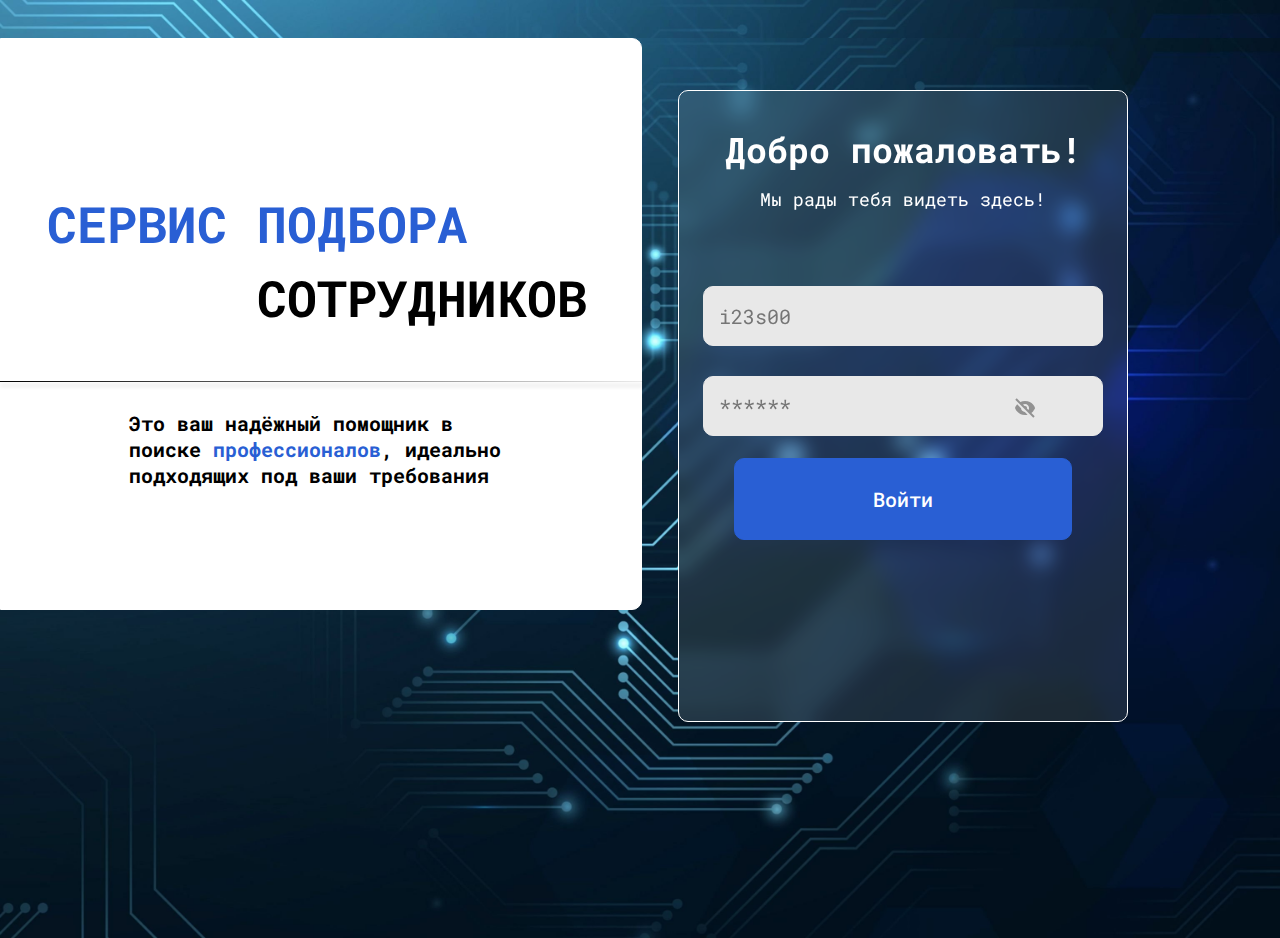
<file: FrontEnd/template/index.html>
<!DOCTYPE html>
<html lang="en">
  <head>
    <meta charset="UTF-8" />
    <meta name="viewport" content="width=device-width, initial-scale=1.0" />
    <title>Document</title>
    <link rel="stylesheet" href="/FrontEnd/static/style.css" />
  </head>
  <body>
    <div class="white-box">
      <div class="top-content">
        <p style="color: rgba(41, 95, 212, 1)">СЕРВИС ПОДБОРА</p>
        <p class="second-cont">СОТРУДНИКОВ</p>
      </div>
      <img src="/FrontEnd/src/img/line.svg" alt="" />
      <div class="bottom-content">
        <p>
          Это ваш надёжный помощник в поиске
          <span style="color: rgba(41, 95, 212, 1)">профессионалов</span>,
          идеально подходящих под ваши требования
        </p>
      </div>
    </div>

    <div class="container-login">
      <div class="login-text">
        <p class="first-text">Добро пожаловать!</p>
        <p class="second-text">Мы рады тебя видеть здесь!</p>
      </div>

      <div class="input-login">
        <input type="text" class="input" id="userName" placeholder="i23s00" />
        <input
          type="password"
          class="input"
          id="input"
          placeholder="******"
        /><img
          src="/FrontEnd/src/img/hide.svg"
          id="inputImg"
          class="icon"
          onclick="hide()"
        />

        <a
          href="./resume.html"
          onclick="sendData(event)"
          class="login-butt"
          id="login-butt"
          >Войти</a
        >
      </div>
    </div>

    <script src="/FrontEnd/static/script.js"></script>
    <script src="/FrontEnd/static/fetches.js"></script>
  </body>
</html>
</file>
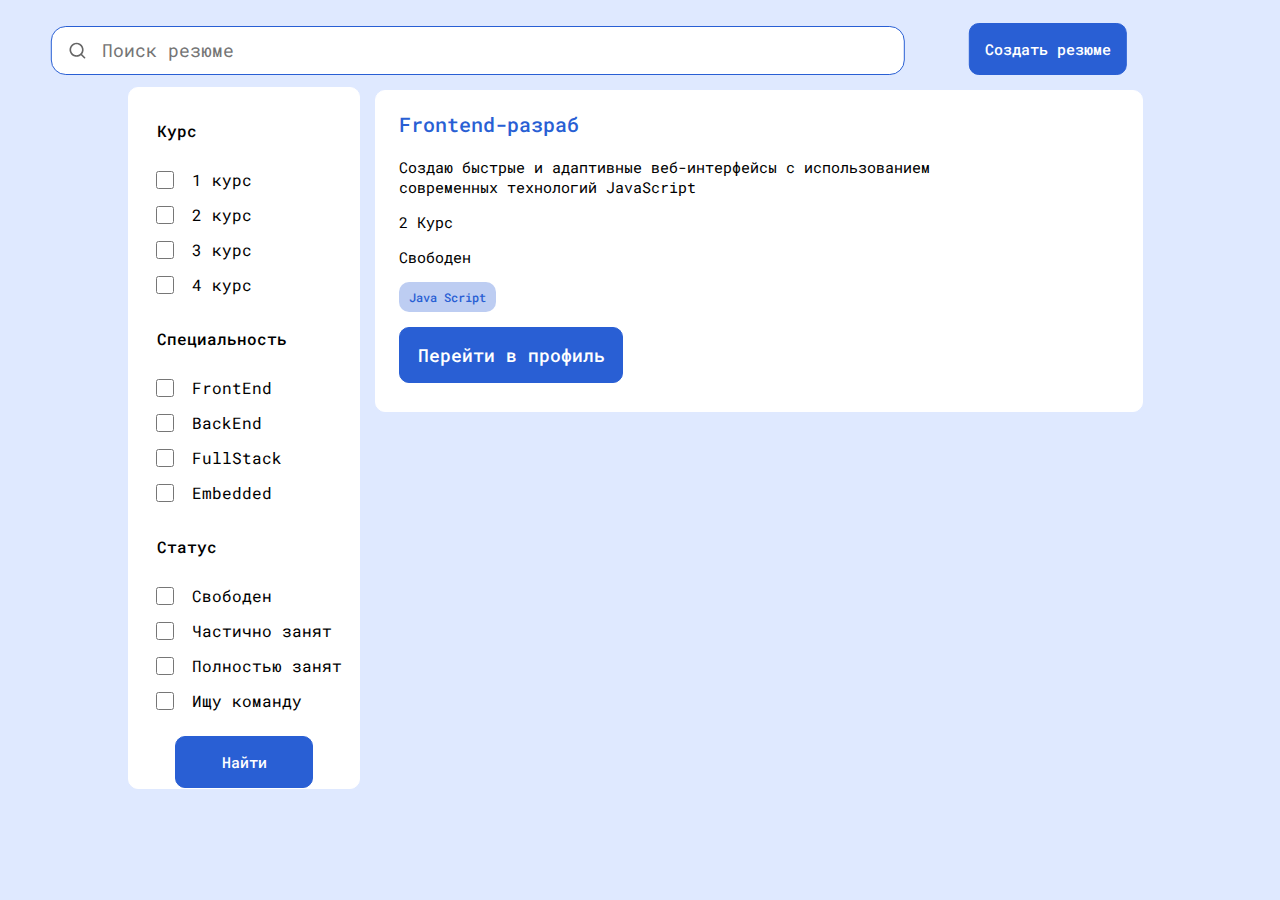
<file: FrontEnd/template/resume.html>
<!DOCTYPE html>
<html lang="en">
  <head>
    <meta charset="UTF-8" />
    <meta name="viewport" content="width=device-width, initial-scale=1.0" />
    <title>Document</title>
    <link rel="stylesheet" href="/FrontEnd/static/resume.css" />
  </head>
  <body>
    <div class="head">
      <div class="search">
        <img src="/FrontEnd/src/img/search.svg" class="search-icon" />
        <input
          type="text"
          name=""
          class="search-input"
          placeholder="Поиск резюме"
        />
      </div>

      <div class="cont-create-res">
        <button onclick="showPopup()" class="create-res">Создать резюме</button>
      </div>
    </div>

    <div class="main">
      <div class="cont-filter">
        <div class="filter">
          <p class="filter-name">Курс</p>
          <div class="checkbox-cont">
            <input type="checkbox" id="box" name="course" />
            <label class="curse">1 курс</label>
          </div>
          <div class="checkbox-cont">
            <input type="checkbox" id="box" name="course" />
            <label class="curse">2 курс</label>
          </div>

          <div class="checkbox-cont">
            <input type="checkbox" id="box" name="course" />
            <label class="curse">3 курс</label>
          </div>

          <div class="checkbox-cont">
            <input type="checkbox" id="box" name="course" />
            <label class="curse">4 курс</label>
          </div>
        </div>

        <div class="filter">
          <p class="filter-name">Специальность</p>
          <div class="checkbox-cont">
            <input type="checkbox" id="box" name="spec" />
            <label class="curse">FrontEnd</label>
          </div>

          <div class="checkbox-cont">
            <input type="checkbox" id="box" name="spec" />
            <label class="curse">BackEnd</label>
          </div>

          <div class="checkbox-cont">
            <input type="checkbox" id="box" name="spec" />
            <label class="curse">FullStack</label>
          </div>

          <div class="checkbox-cont">
            <input type="checkbox" id="box" name="spec" />
            <label class="curse">Embedded</label>
          </div>
        </div>

        <div class="filter">
          <p class="filter-name">Статус</p>
          <div class="checkbox-cont">
            <input type="checkbox" id="box" name="status" />
            <label class="curse">Свободен</label>
          </div>

          <div class="checkbox-cont">
            <input type="checkbox" id="box" name="status" />
            <label class="curse">Частично занят</label>
          </div>

          <div class="checkbox-cont">
            <input type="checkbox" id="box" name="status" />
            <label class="curse">Полностью занят</label>
          </div>

          <div class="checkbox-cont">
            <input type="checkbox" id="box" name="status" />
            <label class="curse">Ищу команду</label>
          </div>
        </div>
        <button class="search-butt">Найти</button>
      </div>

      <!-- Обьявление чела -->
      <div id="resume-container">
        <div class="cont-resume">
          <div class="prost">
            <p class="resume-name">Frontend-разраб</p>
            <p class="resume-descr">
              Создаю быстрые и адаптивные веб-интерфейсы с использованием
              современных технологий JavaScript
            </p>
            <p class="resume-descr">2 Курс</p>
            <p class="resume-descr">Свободен</p>
            <div class="resume-tag">
              <p>Java Script</p>
            </div>
            <a href="profile.html" class="resume-butt">Перейти в профиль</a>
          </div>
        </div>
      </div>
    </div>

    <div id="popup" class="popup-window">
      <div class="popup-resume">
        <p class="popup-name">Расскажите о себе</p>
        <div class="popup-input">
          <div class="input-wrapper">
            <label for="popup-title" class="input-label">Название</label>
            <input class="input-one" type="text" id="popup-title" />
          </div>
          <div class="input-wrapper">
            <label for="popup-descr" class="input-label">Описание</label>
            <input class="input-one" type="text" id="popup-descr" />
          </div>
          <div class="input-wrapper">
            <label for="popup-kurs" class="input-label">Курс</label>
            <select class="input-one" id="popup-kurs">
              <option value="1">1 курс</option>
              <option value="2">2 курс</option>
              <option value="3">3 курс</option>
              <option value="4">4 курс</option>
            </select>
          </div>
          <div class="input-wrapper">
            <label for="popup-status" class="input-label">Статус</label>
            <select class="input-one" id="popup-status">
              <option>Свободен</option>
              <option>Частично занят</option>
              <option>Полностью занят</option>
              <option>Ищу команду</option>
            </select>
          </div>
        </div>

        <div class="pup-end">
          <p class="pup-name">Теги</p>
          <img class="pup-line" src="/FrontEnd/src/img/line.svg" alt="" />
        </div>

        <div class="pup-tags">
          <div onclick="highlight(this)" class="pup-resume-tag">
            <p>SQL</p>
          </div>
          <div onclick="highlight(this)" class="pup-resume-tag">
            <p>Kotlin</p>
          </div>
          <div onclick="highlight(this)" class="pup-resume-tag">
            <p>Golang</p>
          </div>
          <div onclick="highlight(this)" class="pup-resume-tag">
            <p>Ruby</p>
          </div>
          <div onclick="highlight(this)" class="pup-resume-tag">
            <p>Java Script</p>
          </div>
          <div onclick="highlight(this)" class="pup-resume-tag">
            <p>Python</p>
          </div>
          <div onclick="highlight(this)" class="pup-resume-tag">
            <p>Java</p>
          </div>
          <div onclick="highlight(this)" class="pup-resume-tag">
            <p>TypeScript</p>
          </div>
          <div onclick="highlight(this)" class="pup-resume-tag">
            <p>C#</p>
          </div>
          <div onclick="highlight(this)" class="pup-resume-tag">
            <p>PHP</p>
          </div>
          <div onclick="highlight(this)" class="pup-resume-tag">
            <p>C++</p>
          </div>
          <div onclick="highlight(this)" class="pup-resume-tag">
            <p>C</p>
          </div>
        </div>

        <button class="popup-butt" id="create-res" onclick="createRes()">
          Создать
        </button>
      </div>
    </div>
    <script src="/FrontEnd/static/script.js"></script>
    <script src="/FrontEnd/static/fetches.js"></script>
  </body>
</html>
</file>
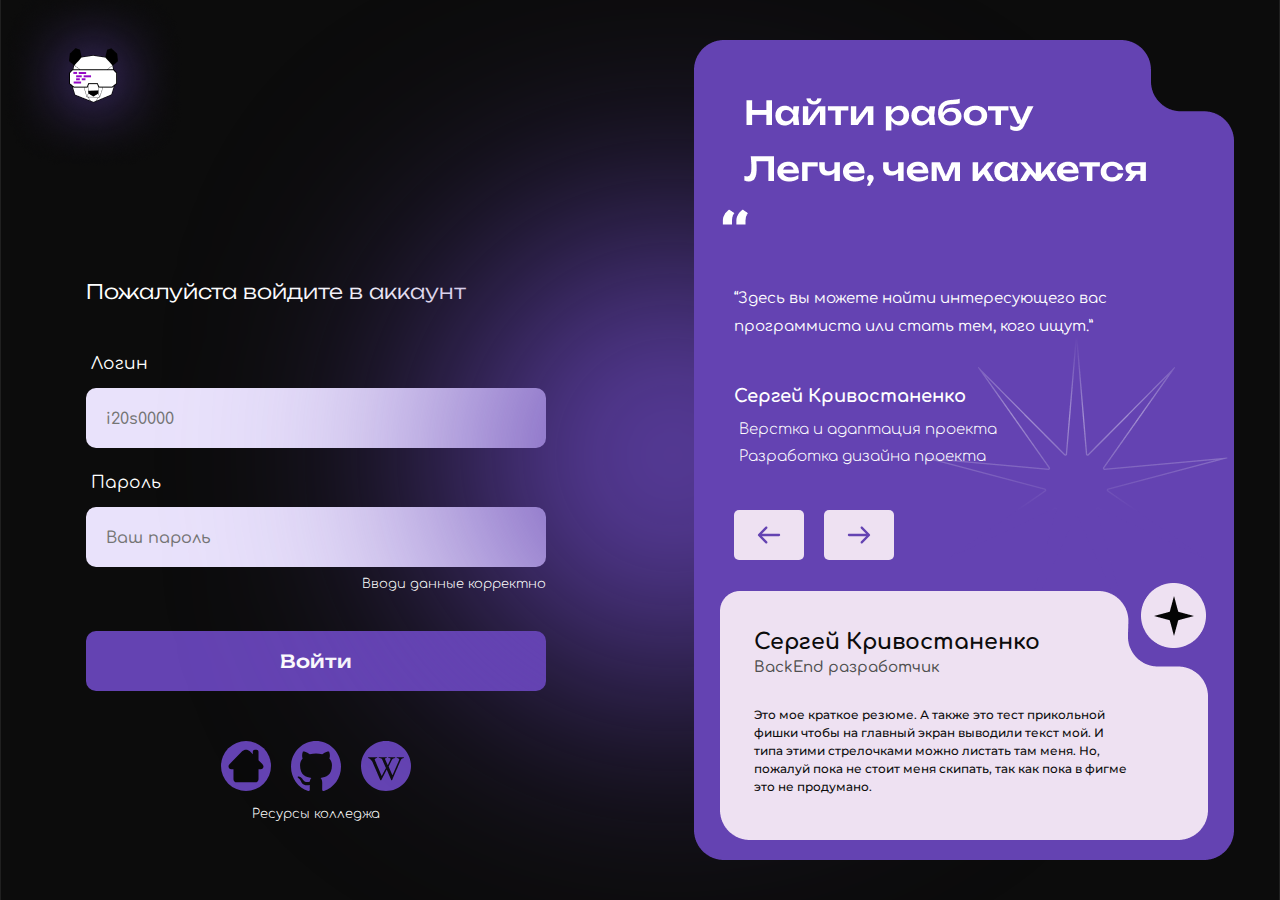
<file: FrontEnd/templates/auth.html>
<!DOCTYPE html>
<html lang="en">
<head>
    <meta charset="UTF-8">
    <meta name="viewport" content="width=device-width, initial-scale=1.0">
    <title>Authorization</title>

    <link rel="stylesheet" href="../static/styles/style.css">
    <link rel="stylesheet" href="../static/styles/auth.css">
</head>
<body>
    <div class="auth-container">
        <div class="auth-block">
            <img src="../assets/images/Blured circle.svg" alt="circle" class="very-blur">
            <div class="left-auth-part">
                <img src="../assets/images/KZT-icon.png" alt="icon" class="brand-icon">

                <div class="sign-in">
                    <h3>Пожалуйста войдите в аккаунт</h3>
                    <div class="user-input">
                        <div class="label">Логин</div>
                        <input type="text" placeholder="i20s0000">
                    </div>

                    <div class="user-input">
                        <div class="label">Пароль</div>
                        <input type="password" placeholder="Ваш пароль">
                        <div class="user-hint">Вводи данные корректно</div>
                    </div>

                    <div class="sign-in-button" onclick="trySign()">
                        Войти
                    </div>

                    <div class="socials">
                        <img src="../assets/images/Home-icon.svg" alt="icon" onclick="window.open(`http:/\/\portal.students.it-college.ru`)">
                        <img src="../assets/images/Git-icon.svg" alt="icon" onclick="window.open(`http:/\/\git.students.it-college.ru:8080`)">
                        <img src="../assets/images/Wiki-icon.svg" alt="icon" onclick="window.open(`http:/\/\wiki.students.it-college.ru`)">
                    </div>

                    <div class="user-hint" style="font-family: 'Comfortaa', sans-serif;text-align: center;">Ресурсы колледжа</div>
                </div>
            </div>

            <div class="decoration-block">
                <img src="../assets/images/Decoration-block.png" alt="">
                <div class="decor-interface">
                    <div class="decor-description">
                        “Здесь вы можете найти интересующего вас программиста или стать тем, кого ищут.”
                    </div>

                    <div class="creators">
                        <h4 class="creator-name">Сергей Кривостаненко</h4>
                        <h4 class="creator-roles">Верстка и адаптация проекта</h4>
                        <h4 class="creator-roles">Разработка дизайнa проекта</h4>
                    </div>

                    <div class="decor-controllers">
                        <div class="controller" onclick="handleShortCV('left')">
                            <svg width="24" height="18" viewBox="0 0 24 18" fill="none" xmlns="http://www.w3.org/2000/svg" style="transform: scale(-1, 1)">
                                <path d="M2 7.85C1.36487 7.85 0.85 8.36487 0.85 9C0.85 9.63513 1.36487 10.15 2 10.15L2 7.85ZM22.8132 9.81317C23.2623 9.36407 23.2623 8.63593 22.8132 8.18683L15.4946 0.868272C15.0455 0.419169 14.3174 0.419169 13.8683 0.868272C13.4192 1.31738 13.4192 2.04551 13.8683 2.49462L20.3737 9L13.8683 15.5054C13.4192 15.9545 13.4192 16.6826 13.8683 17.1317C14.3174 17.5808 15.0455 17.5808 15.4946 17.1317L22.8132 9.81317ZM2 10.15L22 10.15V7.85L2 7.85L2 10.15Z" fill="#6443B2"/>
                            </svg> 
                        </div>

                        <div class="controller" onclick="handleShortCV('right')">
                            <svg width="24" height="18" viewBox="0 0 24 18" fill="none" xmlns="http://www.w3.org/2000/svg">
                                <path d="M2 7.85C1.36487 7.85 0.85 8.36487 0.85 9C0.85 9.63513 1.36487 10.15 2 10.15L2 7.85ZM22.8132 9.81317C23.2623 9.36407 23.2623 8.63593 22.8132 8.18683L15.4946 0.868272C15.0455 0.419169 14.3174 0.419169 13.8683 0.868272C13.4192 1.31738 13.4192 2.04551 13.8683 2.49462L20.3737 9L13.8683 15.5054C13.4192 15.9545 13.4192 16.6826 13.8683 17.1317C14.3174 17.5808 15.0455 17.5808 15.4946 17.1317L22.8132 9.81317ZM2 10.15L22 10.15V7.85L2 7.85L2 10.15Z" fill="#6443B2"/>
                            </svg>   
                        </div>
                    </div>

                    <div class="decor-mini-info">
                        <div class="header">
                            <h3>Сергей Кривостаненко</h3>
                            <h4>BackEnd разработчик</h4>
                        </div>

                        <div class="description">
                            Это мое краткое резюме. А также это тест прикольной фишки
                            чтобы на главный экран выводили текст мой. И типа этими стрелочками
                            можно листать там меня. Но, пожалуй пока не стоит меня скипать, так
                            как пока в фигме это не продумано.
                        </div>
                    </div>
                </div>
            </div> 
        </div>
    </div>

    <script src="../static/main.js"></script>
    <script src="../static/fetches.js"></script>
    <script>
        let nextPage = location.search.substring(1);
    </script>
</body>
</html>
</file>
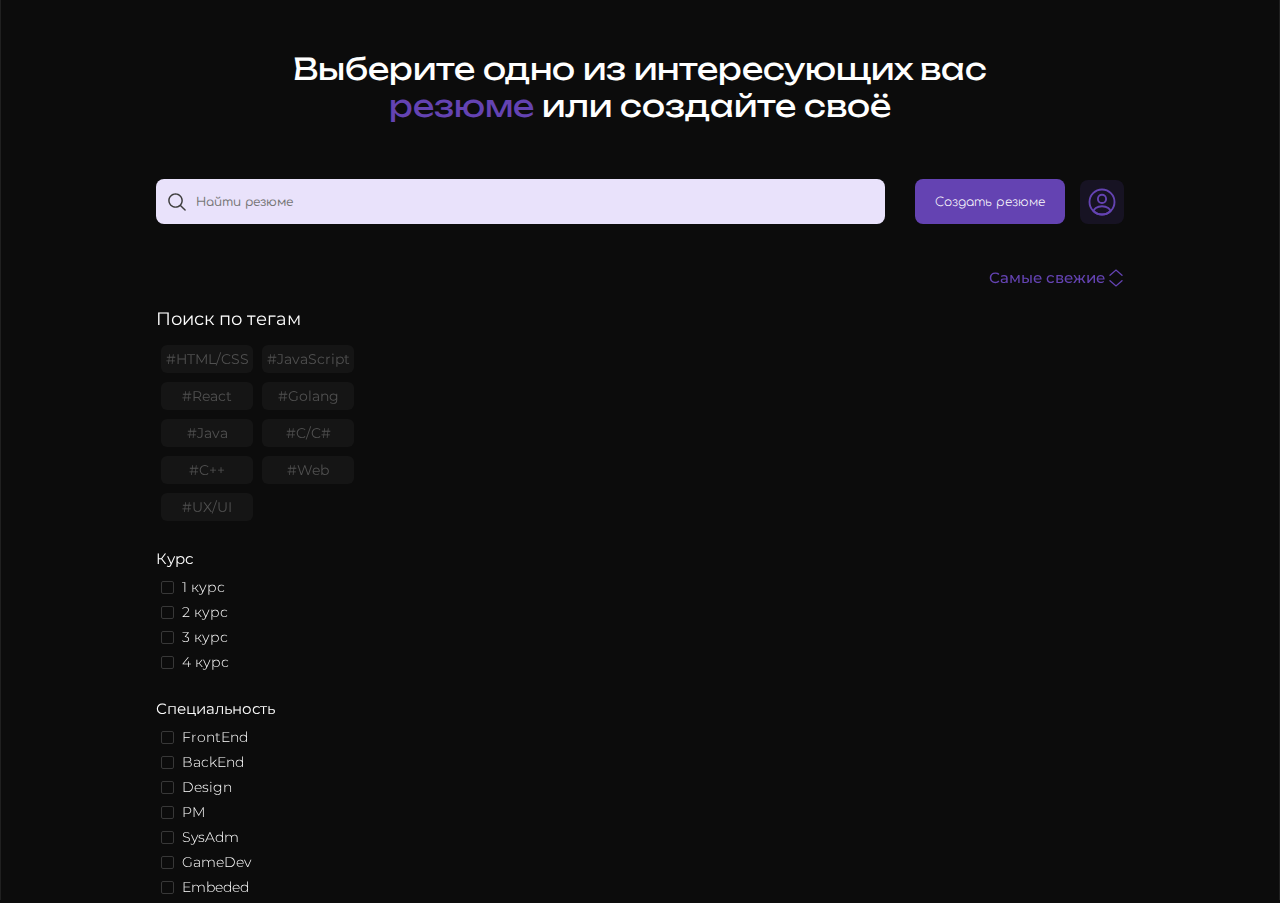
<file: FrontEnd/templates/main.html>
<!DOCTYPE html>
<html lang="en">
<head>
    <meta charset="UTF-8">
    <meta name="viewport" content="width=device-width, initial-scale=1.0">
    <title>Main Page</title>

    <link rel="stylesheet" href="../static/styles/style.css">
    <link rel="stylesheet" href="../static/styles/main-page.css">
    <link rel="stylesheet" href="../static/styles/resume.css">
</head>
<body style="background-image: url('../assets/images/Main-page-bg.png'); background-position: center center;">
    <div id="root">
        <div class="main-container">
            <h1>Выберите одно из интересующих вас<br> <span style="color: var(--main-purple);">резюме</span> или создайте своё</h1>

            <div class="navigation-bar">
                <img src="../assets/images/loop.svg" alt="loop" class="input-icon">
                <input type="text" placeholder="Найти резюме" class="filter-input">
                <div class="create-cv" onclick="openResume('', './main.html')">Создать резюме</div>
                <img src="../assets/images/Profile-button-icon.svg" alt="profile button" class="profile-icon" onclick="openWindow('./profile.html', './profile.html')">
            </div>

            <div class="content-block">
                <div class="filters-block">
                    <div class="tags-block">
                        <h2>Поиск по тегам</h2>
                        <div class="tags-grid">
                            <div class="tag disabled-tag" data-color="rgba(0, 112, 255, 1)" onclick="getFilteredOptions(this)">#HTML/CSS</div>
                            <div class="tag disabled-tag" data-color="rgba(255, 149, 0, 1)" onclick="getFilteredOptions(this)">#JavaScript</div>
                            <div class="tag disabled-tag" data-color="rgba(255, 4, 105, 1)" onclick="getFilteredOptions(this)">#React</div>
                            <div class="tag disabled-tag" data-color="rgba(0, 255, 242, 1)" onclick="getFilteredOptions(this)">#Golang</div>
                            <div class="tag disabled-tag" data-color="rgba(255, 246, 0, 1)" onclick="getFilteredOptions(this)">#Java</div>
                            <div class="tag disabled-tag" data-color="rgba(0, 255, 9, 1)" onclick="getFilteredOptions(this)">#C/C#</div>
                            <div class="tag disabled-tag" data-color="rgba(255, 0, 0, 1)" onclick="getFilteredOptions(this)">#C++</div>
                            <div class="tag disabled-tag" data-color="rgba(149, 255, 0, 1)" onclick="getFilteredOptions(this)">#Web</div>
                            <div class="tag disabled-tag" data-color="rgba(255, 0, 200, 1)" onclick="getFilteredOptions(this)">#UX/UI</div>
                        </div>
                    </div>
    
                    <div class="course-block">
                        <h3>Курс</h3>
                        
                        <input type="checkbox" class="filter-checkbox" id="fst"value="yes">
                        <label for="fst">1 курс</label>
                        <input type="checkbox" class="filter-checkbox" id="snd"value="yes">
                        <label for="snd">2 курс</label>
                        <input type="checkbox" class="filter-checkbox" id="trd"value="yes">
                        <label for="trd">3 курс</label>
                        <input type="checkbox" class="filter-checkbox" id="fth"value="yes">
                        <label for="fth">4 курс</label>
                    </div>
    
                    <div class="spec-block">
                        <h3>Специальность</h3>
    
                        <input type="checkbox" class="filter-checkbox" id="front"value="yes">
                        <label for="front" onclick="getFilteredOptions(this)">FrontEnd</label>
                        <input type="checkbox" class="filter-checkbox" id="back"value="yes">
                        <label for="back" onclick="getFilteredOptions(this)">BackEnd</label>
                        <input type="checkbox" class="filter-checkbox" id="des"value="yes">
                        <label for="des" onclick="getFilteredOptions(this)">Design</label>
                        <input type="checkbox" class="filter-checkbox" id="pm"value="yes">
                        <label for="pm" onclick="getFilteredOptions(this)">PM</label>
                        <input type="checkbox" class="filter-checkbox" id="sys"value="yes">
                        <label for="sys" onclick="getFilteredOptions(this)">SysAdm</label>
                        <input type="checkbox" class="filter-checkbox" id="game"value="yes">
                        <label for="game" onclick="getFilteredOptions(this)">GameDev</label>
                        <input type="checkbox" class="filter-checkbox" id="micro" value="yes">
                        <label for="micro" onclick="getFilteredOptions(this)">Embeded</label>
                    </div>
                </div>
    
                <div class="cv-block"> 
                    <div class="dropdown-filter">
                        <div class="dropdown-button">
                            <div class="dropdown-text">Самые свежие</div>
                            <div class="direction-pointer">
                                <img src="../assets/images/right-filter-arrow.svg" id="filter-up" style="top: 0;" >
                                <img src="../assets/images/right-filter-arrow.svg" id="filter-down" style="transform: rotate(180deg); bottom: 0;">
                            </div>
                        </div>
    
                        <ul class="dropdown-list">
                            <li class="dropdown-list-item" id="newDate">
                                <div class="item-row">
                                    Самые свежие <img src="../assets/images/filter-option-arrow.svg">
                                </div>
                                <div class="sep-line"></div>
                            </li>
                            <li class="dropdown-list-item" id="oldDate">
                                <div class="item-row">
                                    Самые свежие <img src="../assets/images/filter-option-arrow.svg" style="transform: rotate(180deg);">
                                </div>
                                <div class="sep-line"></div>
                            </li>
                            <li class="dropdown-list-item" id="newCourse">
                                <div class="item-row">
                                    Курс обучения <img src="../assets/images/filter-option-arrow.svg">
                                </div>
                                <div class="sep-line"></div>
                            </li>
                            <li class="dropdown-list-item" id="oldCourse">
                                <div class="item-row">
                                    Курс обучения <img src="../assets/images/filter-option-arrow.svg" style="transform: rotate(180deg);">
                                </div>
                            </li>
                        </ul>
                    </div>
    
                    <div class="cv-scroll-block">
                        <!-- <div class="cv-container" onclick="openResume(this)">
                            <div class="main-part">
                                <img src="../assets/images/user-avatar.svg" alt="user">
                                <div class="info">
                                    <div class="title preview-resume-data">
                                        <h2>Прекрасный Бэк под ключ</h2>
                                        <div class="small-tag tag" style="color: #FFF600; background-color: #222313;">#Java</div>
                                        <div class="small-tag tag" style="color: #ff0469; background-color: #231319;">#React</div>
                                    </div>
                                    
                                    <div class="date">
                                        <span style="color: var(--main-purple);">2 курс</span> <img src="../assets/images/point.svg" style="margin: 0 4px 2px;"> Создано 4 декабря
                                    </div>
                                    <div class="spec preview-resume-data">FrontEnd</div>
                                </div>
                            </div>
    
                            <div class="profile-name">
                                <div class="title">Имя работника</div>
                                <div class="executor">Пьянков Максим</div>
                            </div>
                            
                            <div class="sep-line"></div>
    
                            <div class="profile-name" style="margin-top: 35px;">
                                <div class="title">Информация о работнике</div>
                                <div class="description preview-resume-data">Давно выяснено, что при оценке дизайна и композиции читаемый текст мешает сосредоточиться. Lorem Ipsum используют потому, что тот обеспечивает более или менее стандартное заполнение шаблона.</div>
                            </div>
                        </div> -->
                    </div>

                    <div class="cv-popup-block">
                        <div class="bg" onclick="openResume()"></div>
                        <div class="cv-popup">
                            <div class="title">
                                Cоздание резюме
                                <img src="../assets/images/resume-title-icon.svg">
                            </div>
                            
                            <div class="popup-content">
                                <div class="input-field">
                                    <div class="input-title">Заголовок резюме</div>
                                    <input type="text" placeholder="Название резюме" class="resume-data">
                                </div>

                                <div class="checkboxes-tags-block">
                                    <div class="tags-block resume-data">
                                        <h2>Поиск по тегам</h2>
                                        <div class="tags-grid ">
                                            <div class="tag disabled-tag" data-color="rgba(0, 112, 255, 1)" onclick="enableTag(this)">#HTML/CSS</div>
                                            <div class="tag disabled-tag" data-color="rgba(255, 149, 0, 1)" onclick="enableTag(this)">#JavaScript</div>
                                            <div class="tag disabled-tag" data-color="rgba(255, 4, 105, 1)" onclick="enableTag(this)">#React</div>
                                            <div class="tag disabled-tag" data-color="rgba(0, 255, 242, 1)" onclick="enableTag(this)">#Golang</div>
                                            <div class="tag disabled-tag" data-color="rgba(255, 246, 0, 1)" onclick="enableTag(this)">#Java</div>
                                            <div class="tag disabled-tag" data-color="rgba(0, 255, 9, 1)" onclick="enableTag(this)">#C/C#</div>
                                            <div class="tag disabled-tag" data-color="rgba(255, 0, 0, 1)" onclick="enableTag(this)">#C++</div>
                                            <div class="tag disabled-tag" data-color="rgba(149, 255, 0, 1)" onclick="enableTag(this)">#Web</div>
                                            <div class="tag disabled-tag" data-color="rgba(255, 0, 200, 1)" onclick="enableTag(this)">#UX/UI</div>
                                        </div>
                                    </div>

                                    <div class="spec-block resume-data">
                                        <h3>Специальность</h3>
                                        <div class="resume-radio-grid">
                                            <div class="radio">
                                                <input type="radio" class="custom-radio" id="front1">
                                                <label for="front1">FrontEnd</label>
                                            </div>

                                            <div class="radio">
                                                <input type="radio" class="custom-radio" id="back1">
                                                <label for="back1">BackEnd</label>
                                            </div>
                                            
                                            <div class="radio">
                                                <input type="radio" class="custom-radio" id="des1">
                                                <label for="des1">Design</label>
                                            </div>
                                            
                                            <div class="radio">
                                                <input type="radio" class="custom-radio" id="sys1">
                                                <label for="sys1">SysAdm</label>
                                            </div>
                                            
                                            <div class="radio">
                                                <input type="radio" class="custom-radio" id="game1">
                                                <label for="game1">GameDev</label>
                                            </div>
                                            
                                            <div class="radio">
                                                <input type="radio" class="custom-radio" id="emb1">
                                                <label for="emb1">Embeded</label>
                                            </div>
                                            
                                            <div class="radio">
                                                <input type="radio" class="custom-radio" id="pm1">
                                                <label for="pm1">PM</label>
                                            </div>
                                        </div>
                                    </div>
                                </div>

                                <div class="input-field">
                                    <div class="input-title">Напишите о себе</div>
                                    <textarea type="text" placeholder="Напишите пару строк" class="resume-data"></textarea>
                                </div>
                            </div>
                        <div class="create-cv" onclick="openResume()">Создать</div>
                        </div>
                    </div>
                </div>
            </div>
        </div>
    </div>

    <script src="../static/main.js"></script>
    <script src="../static/handlers.js"></script>
    <script src="../static/filters.js"></script>
    <script src="../static/fetches.js"></script>
    <script src="../static/dropdown.js"></script>
</body>
</html>
</file>
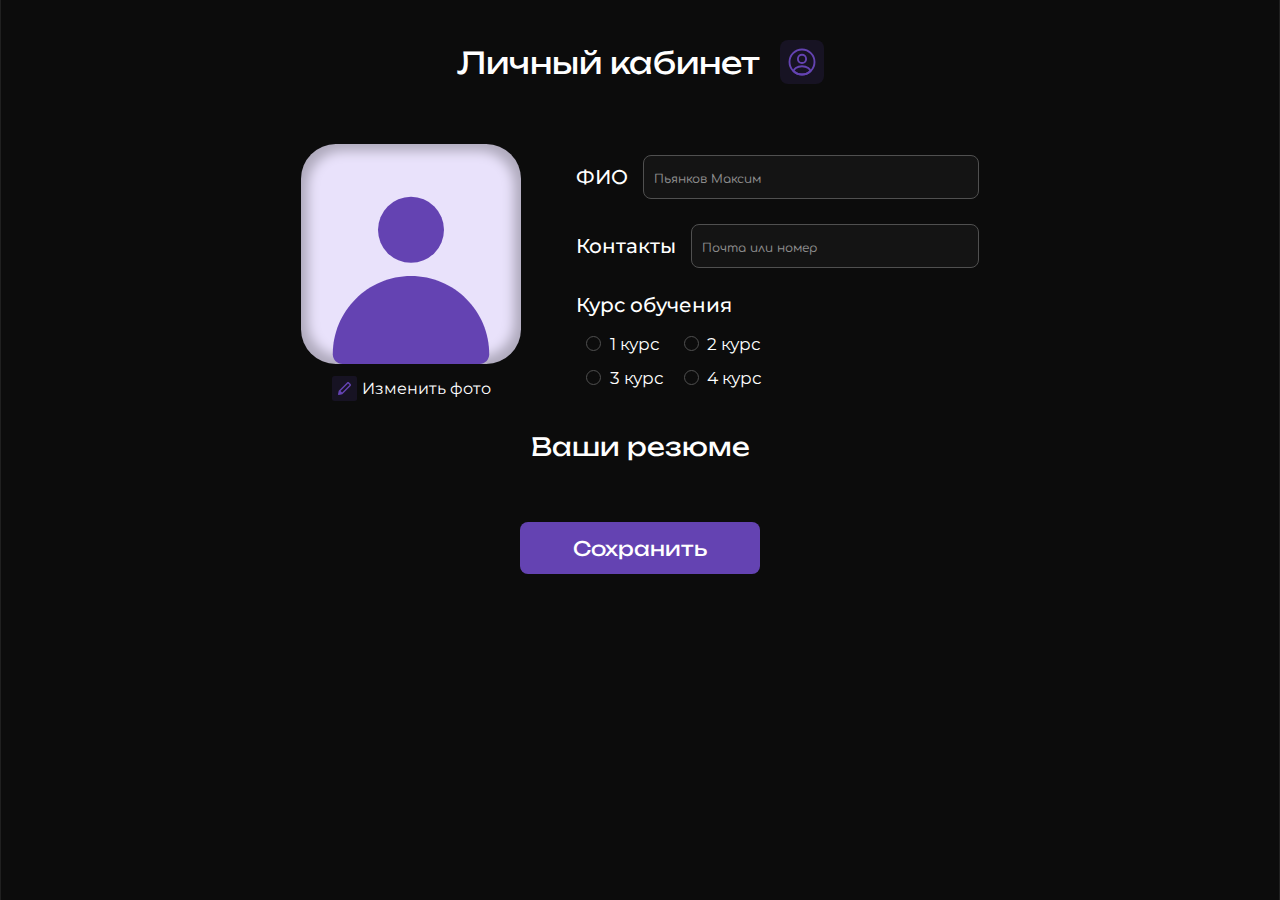
<file: FrontEnd/templates/profile.html>
<!DOCTYPE html>
<html lang="en">
<head>
    <meta charset="UTF-8">
    <meta name="viewport" content="width=device-width, initial-scale=1.0">
    <title>Profile</title>

    <link rel="stylesheet" href="../static/styles/style.css">
    <link rel="stylesheet" href="../static/styles/profile.css">
    <link rel="stylesheet" href="../static/styles/main-page.css">
    <link rel="stylesheet" href="../static/styles/resume.css">
</head>
<body style="background-image: url('../assets/images/Main-page-bg.png'); background-position: center center;">
    <div id="root">
        <div class="main-container">
            <div class="header-title">
                <h1>Личный кабинет</h1>
                <img src="../assets/images/Profile-icon.svg" alt="profile">
            </div>
            
            <div class="profile-block">
                <div class="avatar-container">
                    <img src="../assets/images/user-avatar.svg" alt="photo" class="avatar">
                    <div class="change-avatar-button">
                        <img src="../assets/images/Change-icon.svg" alt="pencil">
                        <div style="margin-left: 5px;">Изменить фото</div>
                    </div>
                </div>

                <div class="user-info-container">
                    <div class="name-input">
                        ФИО <input type="text" placeholder="Пьянков Максим">
                    </div>

                    <div class="name-input">
                        Контакты <input type="text" placeholder="Почта или номер">
                    </div>

                    <div class="course-radio">
                        Курс обучения
                        <div class="radio-grid">
                            <div class="radio">
                                <input class="custom-radio" type="radio" id="fst-c" name="color">
                                <label for="fst-c">1 курс</label>
                            </div>

                            <div class="radio">
                                <input class="custom-radio" type="radio" id="snd-c" name="color">
                                <label for="snd-c">2 курс</label>
                            </div>

                            <div class="radio">
                                <input class="custom-radio" type="radio" id="trd-c" name="color">
                                <label for="trd-c">3 курс</label>
                            </div>

                            <div class="radio">
                                <input class="custom-radio" type="radio" id="frth-c" name="color">
                                <label for="frth-c">4 курс</label>
                            </div>
                        </div>                
                    </div>
                </div>
            </div>

            <div class="profile-cv-title"><h1>Ваши резюме</h1></div>

            <div class="cv-scroll-block">
                <!-- <div class="cv-container">
                    <div class="edit-text">Редактировать</div>
                    <div class="main-part">
                        <img src="../assets/images/user-avatar.svg" alt="user">
                        <div class="info">
                            <div class="title preview-resume-data">
                                <h2>Прекрасный Бэк под ключ</h2>
                                <div class="small-tag tag" style="color: #FFF600; background-color: #222313;">#Java</div>
                                <div class="small-tag tag" style="color: #ff0469; background-color: #231319;">#React</div>
                            </div>
                            
                            <div class="date">
                                <span style="color: var(--main-purple);">2 курс</span> <img src="../assets/images/point.svg" style="margin: 0 4px 2px;"> Создано 4 декабря
                            </div>
                            <div class="spec preview-resume-data">FrontEnd</div>
                        </div>
                    </div>

                    <div class="profile-name">
                        <div class="title">Имя работника</div>
                        <div class="executor">Пьянков Максим</div>
                    </div>
                    
                    <div class="sep-line"></div>

                    <div class="profile-name" style="margin-top: 35px;">
                        <div class="title">Информация о работнике</div>
                        <div class="description preview-resume-data">Давно выяснено, что при оценке дизайна и композиции читаемый текст мешает сосредоточиться. Lorem Ipsum используют потому, что тот обеспечивает более или менее стандартное заполнение шаблона.</div>
                    </div>
                </div> -->
            </div>

            <div class="cv-popup-block">
                <div class="bg" onclick="openResume()"></div>
                <div class="cv-popup">
                    <div class="title">
                        Редактирование
                        <img src="../assets/images/resume-title-icon.svg">
                    </div>
                    
                    <div class="popup-content">
                        <div class="input-field">
                            <div class="input-title">Заголовок резюме</div>
                            <input type="text" placeholder="Название резюме" class="resume-data">
                        </div>

                        <div class="checkboxes-tags-block">
                            <div class="tags-block resume-data">
                                <h2>Поиск по тегам</h2>
                                <div class="tags-grid ">
                                    <div class="tag disabled-tag" data-color="rgba(0, 112, 255, 1)" onclick="enableTag(this)">#HTML/CSS</div>
                                    <div class="tag disabled-tag" data-color="rgba(255, 149, 0, 1)" onclick="enableTag(this)">#JavaScript</div>
                                    <div class="tag disabled-tag" data-color="rgba(255, 4, 105, 1)" onclick="enableTag(this)">#React</div>
                                    <div class="tag disabled-tag" data-color="rgba(0, 255, 242, 1)" onclick="enableTag(this)">#Golang</div>
                                    <div class="tag disabled-tag" data-color="rgba(255, 246, 0, 1)" onclick="enableTag(this)">#Java</div>
                                    <div class="tag disabled-tag" data-color="rgba(0, 255, 9, 1)" onclick="enableTag(this)">#C/C#</div>
                                    <div class="tag disabled-tag" data-color="rgba(255, 0, 0, 1)" onclick="enableTag(this)">#C++</div>
                                    <div class="tag disabled-tag" data-color="rgba(149, 255, 0, 1)" onclick="enableTag(this)">#Web</div>
                                    <div class="tag disabled-tag" data-color="rgba(255, 0, 200, 1)" onclick="enableTag(this)">#UX/UI</div>
                                </div>
                            </div>

                            <div class="spec-block resume-data">
                                <h3>Специальность</h3>
                                <div class="resume-radio-grid">
                                    <div class="radio">
                                        <input type="radio" class="custom-radio" id="front1" name="change">
                                        <label for="front1">FrontEnd</label>
                                    </div>

                                    <div class="radio">
                                        <input type="radio" class="custom-radio" id="back1" name="change">
                                        <label for="back1">BackEnd</label>
                                    </div>
                                    
                                    <div class="radio">
                                        <input type="radio" class="custom-radio" id="des1" name="change">
                                        <label for="des1">Design</label>
                                    </div>
                                    
                                    <div class="radio">
                                        <input type="radio" class="custom-radio" id="sys1" name="change">
                                        <label for="sys1">SysAdm</label>
                                    </div>
                                    
                                    <div class="radio">
                                        <input type="radio" class="custom-radio" id="game1" name="change">
                                        <label for="game1">GameDev</label>
                                    </div>
                                    
                                    <div class="radio">
                                        <input type="radio" class="custom-radio" id="emb1" name="change">
                                        <label for="emb1">Embeded</label>
                                    </div>
                                    
                                    <div class="radio">
                                        <input type="radio" class="custom-radio" id="pm1" name="change">
                                        <label for="pm1">PM</label>
                                    </div>
                                </div>
                            </div>
                        </div>

                        <div class="input-field">
                            <div class="input-title">Напишите о себе</div>
                            <textarea type="text" placeholder="Напишите пару строк" class="resume-data"></textarea>
                        </div>
                    </div>

                    <div class="create-cv">Сохранить изменения</div>
                </div>
            </div>

            <div class="save-profile" onclick="saveProfile()">Сохранить</div>
        </div>
    </div>
    <div class="cv-popup-block"></div>

    <script src="../static/main.js"></script>
    <script src="../static/handlers.js"></script>
    <script src="../static/fetches.js"></script>
</body>
</html>
</file>
<file: FrontEnd/static/style.css>
html,
body {
  margin: 0;
  padding: 0;
  background-image: url(/FrontEnd/src/img/image\ 6.png);
  background-size: cover;
  width: 100%;
  height: 100%;
  /* aspect-ratio: 16/9; */
}

@font-face {
  font-family: "Roboto-Medium";
  src: url(/FrontEnd/src/fonts/RobotoMono-Medium.ttf);
}

@font-face {
  font-family: "Roboto-Regular";
  src: url(/FrontEnd/src/fonts/RobotoMono-Regular.ttf);
}

@font-face {
  font-family: "Roboto-Bold";
  src: url(/FrontEnd/src/fonts/RobotoMono-Bold.ttf);
}

.top-content {
  font-family: "Roboto-Bold";
  font-size: 50px;
  margin-right: 20%;
}

.second-cont {
  margin-left: 50%;
  margin-top: -10%;
}

.bottom-content {
  font-family: "Roboto-Bold";
  font-size: 20px;
  width: 60%;
}

.white-box {
  display: flex;
  flex-direction: column;
  justify-content: center;
  align-items: center;
  border: 1px solid white;
  background-color: white;
  margin-top: 3%;
  width: 50%;
  height: 570px;
  border-radius: 0px 10px 10px 0px;
}

.container-login {
  position: absolute;
  left: 53%;
  top: 10%;
  width: 35%;
  height: 70%;
  border: 1px solid white;
  background-color: rgba(255, 255, 255, 0.1);
  backdrop-filter: blur(10px);
  border-radius: 10px;
  text-align: center;
}

.login {
  text-align: center;
}

.login-text {
  color: white;
}

.first-text {
  font-family: "Roboto-Bold";
  font-size: 35px;
}

.second-text {
  font-family: "Roboto-Regular";
  font-size: 18px;
  margin-top: -20px;
}

.input-login {
  margin-top: 10%;
  height: 70%;
  position: relative;
  display: flex;
  flex-direction: column;
  align-items: center;
}

input {
  width: 400px;
  height: 60px;
  margin-top: 30px;
  border-radius: 10px;
  border: 1px solid rgba(232, 232, 232, 1);
  font-family: "Roboto-Regular";
  font-size: 20px;
  box-sizing: border-box;
  padding: 15px;
  background-color: rgba(232, 232, 232, 1);
}

.icon {
  position: absolute;
  top: 140px;
  right: 90px;
  width: 24px;
  height: 24px;
  cursor: pointer;
}

a {
  width: 75%;
  height: 18%;
  border-radius: 10px;
  border: 1px solid rgba(41, 95, 212, 1);
  color: white;
  background-color: rgba(41, 95, 212, 1);
  font-size: 20px;
  font-family: "Roboto-Medium";
  text-decoration: none;
  text-align: center;
  display: flex;
  justify-content: center;
  margin-top: 5%;
  display: flex;
  justify-content: center;
  align-items: center;
}
</file>
<file: FrontEnd/static/resume.css>
html,
body {
  margin: 0;
  padding: 0;
  background-color: rgba(223, 233, 255, 1);
  width: 100%;
  height: 100%;
}

@font-face {
  font-family: "Roboto-Medium";
  src: url(/FrontEnd/src/fonts/RobotoMono-Medium.ttf);
}

@font-face {
  font-family: "Roboto-Regular";
  src: url(/FrontEnd/src/fonts/RobotoMono-Regular.ttf);
}

@font-face {
  font-family: "Roboto-Bold";
  src: url(/FrontEnd/src/fonts/RobotoMono-Bold.ttf);
}

.search {
  position: relative;
}

.search-input {
  width: 800px;
  height: 45px;
  margin-top: 3%;
  border-radius: 15px;
  border: 1px solid rgba(41, 95, 212, 1);
  font-size: 18px;
  padding-left: 50px;
  font-family: "Roboto-Regular";
}

.search-butt {
  border: 1px solid rgba(41, 95, 212, 1);
  border-radius: 10px;
  background-color: rgba(41, 95, 212, 1);
  color: white;
  padding: 15px;
  font-size: 15px;
  font-family: "Roboto-Medium";
  width: 60%;
  margin-top: 10%;
  margin-left: 20%;
}

.search-icon {
  position: absolute;
  top: 55%;
  left: 2%;
  width: 20px;
  height: 20px;
}

.container-tags {
  width: 35%;
  height: 20%;
  margin-left: 15%;
  font-family: "Roboto-Medium";
}

.tag {
  display: inline-flex;
  align-items: center;
  gap: 25px;
  padding: 5px 10px;
  background-color: rgba(41, 95, 212, 0.31);
  color: rgba(41, 95, 212, 1);
  border-radius: 10px;
  white-space: nowrap;
  min-width: 50px;
  margin-top: 3%;
}

.tag img {
  width: 16px;
  height: 16px;
  flex-shrink: 0;
}

.tag p {
  margin: 0;
}

.create-res {
  border: 1px solid rgba(41, 95, 212, 1);
  border-radius: 10px;
  background-color: rgba(41, 95, 212, 1);
  color: white;
  padding: 15px;
  font-size: 15px;
  font-family: "Roboto-Medium";
  z-index: 5;
}

.cont-filter {
  border: 1px solid white;
  background-color: white;
  border-radius: 10px;
  width: 18%;
  margin-left: 10%;
  margin-top: 1%;
  height: 100%;
}

.filter {
  height: 25%;
  margin-left: 10%;
}

.filter-name {
  font-family: "Roboto-Medium";
  margin-left: 5px;
  font-size: 16px;
  margin-top: 15%;
}

.curse {
  font-family: "Roboto-Regular";
  margin-left: 15px;
  margin-top: 10px;
  font-size: 16px;
}

#box {
  width: 18px;
  height: 18px;
  margin-top: 14px;
}

.checkbox-cont {
  display: flex;
  align-items: center;
}

.cont-resume {
  height: 320px;
  border: 1px solid white;
  background-color: white;
  border-radius: 10px;
}

.cont-resume-new {
  height: 310px;
  border: 1px solid white;
  background-color: white;
  border-radius: 10px;
}

#resume-container {
  position: relative;
  width: 60%;
  min-height: 80vh;
  padding: 15px;
  z-index: 1;
  display: flex;
  flex-direction: column;
  gap: 20px;
}

.resume-name {
  font-family: "Roboto-Medium";
  font-size: 20px;
  margin-left: 3%;
  color: rgba(41, 95, 212, 1);
}

.resume-descr {
  font-family: "Roboto-Regular";
  font-size: 15px;
  margin-left: 3%;
  width: 70%;
}

.resume-tag {
  display: inline-flex;
  align-items: center;
  background-color: rgba(41, 95, 212, 0.31);
  color: rgba(41, 95, 212, 1);
  border-radius: 10px;
  white-space: nowrap;
  min-width: 25px;
  padding: 10px;
  height: 10px;
  margin-left: 3%;
  font-family: "Roboto-Medium";
  font-size: 12px;
}

.resume-butt {
  background-color: rgba(41, 95, 212, 1);
  color: white;
  padding: 15px;
  font-size: 18px;
  font-family: "Roboto-Medium";
  border-radius: 10px;
  border: 1px solid rgba(41, 95, 212, 1);
  text-decoration: none;
  display: flex;
  justify-content: center;
  width: 25%;
  margin-top: 2%;
  margin-left: 3%;
}

.popup-window {
  position: fixed;
  top: 0;
  left: 0;
  width: 100%;
  height: 100%;
  background-color: rgba(0, 0, 0, 0.5);
  display: flex;
  justify-content: center;
  align-items: center;
  z-index: 1000;
  visibility: hidden;
  opacity: 0;
  transition: opacity 0.3s ease;
}

.popup-window.active {
  visibility: visible;
  opacity: 1;
}

.popup-resume {
  background-color: #fff;
  padding: 20px;
  border-radius: 10px;
  width: 50%;
  height: 93%;
}

.popup-name {
  font-family: "Roboto-Medium";
  font-size: 25px;
  margin-left: 6%;
}

.popup-input {
  display: flex;
  flex-direction: column;
  margin-left: 10%;
  gap: 30px;
  margin-top: 8%;
}

.input-wrapper {
  position: relative;
}

.input-label {
  position: absolute;
  top: -10px;
  left: 10px;
  font-size: 12px;
  font-family: "Roboto-Medium";
  color: rgba(41, 95, 212, 1);
}

.input-one {
  width: 60%;
  padding: 15px;
  border: 2px solid rgba(41, 95, 212, 1);
  border-radius: 5px;
  font-size: 13px;
  font-family: "Roboto-Medium";
  margin-top: 15px;
  background-size: 12px;
}

select.input-one {
  width: 65%;
}

.pup-line {
  width: 70%;
  margin-left: 3%;
}

.pup-name {
  margin-top: 5%;
  margin-left: 5%;
  font-family: "Roboto-Medium";
  font-size: 15px;
}

.pup-end {
  display: flex;
  flex-direction: column;
}

.pup-resume-tag {
  display: inline-flex;
  align-items: center;
  background-color: rgba(41, 95, 212, 0.31);
  color: rgba(41, 95, 212, 1);
  border-radius: 10px;
  white-space: nowrap;
  min-width: 5px;
  padding: 10px;
  height: 5px;
  margin-left: 1%;
  font-family: "Roboto-Medium";
  font-size: 12px;
  margin-top: 10px;
  cursor: pointer;
  transition: border-color 0.5s ease, color 0.5s ease;
}

.pup-resume-tag.highlighted {
  border: 1px solid rgb(21, 55, 129);
}

.pup-tags {
  width: 75%;
  margin-left: 5%;
}

.popup-butt {
  border: 1px solid rgba(41, 95, 212, 1);
  border-radius: 10px;
  background-color: rgba(41, 95, 212, 1);
  color: white;
  padding: 13px;
  font-size: 15px;
  font-family: "Roboto-Medium";
  width: 20%;
  margin-left: 78%;
  margin-top: -15%;
}

.main {
  display: flex;
  align-items: start;
}

.head {
  display: flex;
  justify-content: center;
  align-items: end;
  transform: translateX(-4%);
  gap: 5%;
}
</file>
<file: FrontEnd/static/styles/style.css>
@font-face {
    font-family: "Montserrat";
    src: url("../../assets/fonts/Montserrat-Light.ttf");
    font-weight: 300;
    font-style: normal;
    font-display: swap;
}

@font-face {
    font-family: "Montserrat";
    src: url("../../assets/fonts/Montserrat-Regular.woff2") format("woff2");
    font-weight: 400;
    font-style: normal;
    font-display: swap;
}

@font-face {
    font-family: "Montserrat";
    src: url("../../assets/fonts/Montserrat-Medium.ttf");
    font-weight: 500;
    font-style: normal;
    font-display: swap;
}

@font-face {
    font-family: "Montserrat";
    src: url("../../assets/fonts/Montserrat-SemiBold.ttf");
    font-weight: 600;
    font-style: normal;
    font-display: swap;
}

@font-face {
    font-family: "Unbounded";
    src: url("../../assets/fonts/Unbounded-Light.woff2") format("woff2");
    font-weight: 300;
    font-style: normal;
    font-display: swap; 
}

@font-face {
    font-family: "Unbounded";
    src: url("../../assets/fonts/Unbounded-Regular.woff2") format("woff2");
    font-weight: 400;
    font-style: normal;
    font-display: swap; 
}

@font-face {
    font-family: "Unbounded";
    src: url("../../assets/fonts/Unbounded-Medium.woff2") format("woff2");
    font-weight: 500;
    font-style: normal;
    font-display: swap; 
}

@font-face {
    font-family: "Comfortaa";
    src: url("../../assets/fonts/Comfortaa-Light.ttf");
    font-weight: 300;
    font-style: normal;
    font-display: swap; 
}

@font-face {
    font-family: "Comfortaa";
    src: url("../../assets/fonts/Comfortaa-Regular.ttf");
    font-weight: 400;
    font-style: normal;
    font-display: swap; 
}

@font-face {
    font-family: "Comfortaa";
    src: url("../../assets/fonts/Comfortaa-Medium.ttf");
    font-weight: 500;
    font-style: normal;
    font-display: swap; 
}

@font-face {
    font-family: "Comfortaa";
    src: url("../../assets/fonts/Comfortaa-Bold.ttf");
    font-weight: 700;
    font-style: normal;
    font-display: swap; 
}

:root {
    --background-black: #0C0C0C;
    --main-purple: #6443B2;
    --gray: #505050;
    --purple-white: #E9E2FB;
    --white: #FFFFFF;
}

html, body {
    height: 100%;
    margin: 0;
    padding: 0;
}

html {
    overflow: hidden;
}

body {
    background-color: var(--background-black);
    color: var(--white);
    background-size: cover;
    overflow-y: auto;
    overflow-x: hidden;
}

#root {
    width: 100%;
}

input {
    border: none;
    box-shadow: none;
    font-family: inherit;

    transition: background-color 0.3s ease, border-color 0.15s ease, box-shadow 0.2s ease;
}

textarea {
    transition: background-color 0.3s ease, border-color 0.15s ease;
}

input:focus {
    outline: none;
}

* {
    box-sizing: border-box;
}

.main-container {
    max-width: 1320px;
    width: 100%;
    min-height: 100vh;
    margin: 0 auto;
    padding-inline: 155px;
    background-color: var(--background-black);
    border-left: 1px solid #202020;
    border-right: 1px solid #202020;
    font-family: "Montserrat";
}

h1 {
    font-family: "Unbounded", sans-serif;
    font-size: 30px;
    font-weight: 400;
    text-align: center;
    margin: 0 0 55px;
    padding-top: 50px;
    user-select: none;
}

.radio-grid {
    margin-top: 15px;
    margin-left: 10px;
    display: grid;
    grid-template-columns: max-content max-content;
    gap: 10px 20px;
}

.resume-radio-grid {
    width: 100%;
    display: grid;
    grid-template-columns: repeat(2, max-content);
    gap: 2px 8px;
}

.custom-radio {
    position: absolute;
    z-index: -1;
    opacity: 0;
}

.custom-radio+label {
    display: inline-flex;
    align-items: center;
    user-select: none;
    cursor: pointer;
    font-size: 17px;
    font-weight: 400;
}

.custom-radio+label::before {
    content: '';
    display: inline-block;
    width: 13px;
    height: 13px;
    flex-shrink: 0;
    flex-grow: 0;
    border: 1px solid var(--gray);
    border-radius: 50%;
    margin-right: 0.5em;
    background-repeat: no-repeat;
    background-position: center center;
    background-size: 55% 55%;
}

.custom-radio:not(:disabled):not(:checked)+label:hover::before {
    border-color: var(--main-purple);
}

.custom-radio:checked+label::before {
    background-position: center center;
    border-color: var(--main-purple);
    background-color: var(--main-purple);
    background-image: url("data:image/svg+xml,%3csvg xmlns='http://www.w3.org/2000/svg' viewBox='-4 -4 8 8'%3e%3ccircle r='3' fill='%23fff'/%3e%3c/svg%3e");
}
</file>
<file: FrontEnd/static/styles/auth.css>
.auth-container {
    max-width: 1450px;
    width: 100%;
    height: 100%;
    margin: 0 auto;
    display: flex;
    align-items: center;
    justify-content: center;
    border-left: 1px solid #202020;
    border-right: 1px solid #202020;
}

.auth-block {
    width: 100%;
    height: 100%;
    max-height: 98vh;
    /* border: 1px solid var(--main-purple); */
    /* border-radius: 20px; */
    padding: 40px 45px;
    display: flex;
    align-items: center;
    justify-content: space-between;
    background-color: var(--background-black);
    position: relative;
}

.left-auth-part {
    margin-left: 40px;
    width: 100%;
    max-width: 460px;
}

.very-blur {
    position: absolute;
    top: 25%;
    left: 35%;
    filter: blur(130px)
}

.brand-icon {
    position: relative;
    top: -100px;
    left: -90px;
}

.sign-in h3 {
    font-family: "Unbounded", sans-serif;
    font-size: 20px;
    font-weight: 300;
    margin-top: 0;
    margin-bottom: 50px;
}

.label {
    font-family: "Comfortaa", sans-serif;
    font-weight: 400;
    font-size: 17px;
    margin-bottom: 15px;
    margin-left: 5px;
}

.user-input {
    font-family: "Comfortaa", sans-serif;
    font-weight: 400;
    font-size: 20px;
    margin-bottom: 25px;
}

.user-input input {
    font-size: 18px;
    font-weight: 500;
    width: 100%;
    max-width: 460px;
    height: 60px;
    padding: 0 20px;
    border-radius: 10px;
    background-color: var(--purple-white);
}

.user-input input::placeholder {
    font-size: 16px;
}

input:hover::placeholder {
    color: #383838;
}

input:focus {
    box-shadow: inset 0 0 5px 4px rgba(0, 0, 0, 0.25);
}

.user-hint {
    font-size: 13px;
    font-weight: 300;
    width: 100%;
    margin-top: 10px;
    text-align: end;
    position: relative;
    z-index: 1;
}

.sign-in-button {
    font-family: "Unbounded", sans-serif;
    font-size: 18px;
    font-weight: 500;
    display: flex;
    justify-content: center;
    text-align: center;
    width: 100%;
    max-width: 460px;
    border-radius: 10px;
    margin-top: 40px;
    padding: 19px 0;
    background-color: var(--main-purple);
    cursor: pointer;
}

.sign-in-button:hover {
    background-color: #5a3ca0;
}

.socials {
    display: flex;
    justify-content: center;
    margin: 50px 0 16px;
}

.socials img {
    margin-inline: 10px;
    cursor: pointer;
}

.socials img:hover {
    border-radius: 22px;
    box-shadow: 0px 2px 7px black;
}

.decoration-block {
    position: relative;
    max-width: 540px;
    height: 820px;
    border-radius: 25px;
    /* box-shadow: 2px 0 4px rgb(0, 0, 0, 6);*/
}

.decoration-block img {
    position: absolute;
    z-index: 0;
}

.decor-interface {
    font-family: "Comfortaa", sans-serif;
    position: relative;
    padding: 40px;
    top: 205px;
    z-index: 1;
}

.decor-description {
    font-size: 15px;
    font-weight: 400;
    line-height: 1.75rem;
}

.creators {
    margin: 45px 0;
    user-select: none;
}

.creator-name {
    font-weight: 700;
    font-size: 18px;
    margin-bottom: 15px;
}

.creator-roles {
    font-size: 15px;
    font-weight: 300;
    margin: 10px 0;
    margin-left: 5px;
}

.decor-controllers {
    display: flex;
    justify-content: space-between;
    max-width: 160px;
}

.decor-controllers .controller {
    max-width: 70px;
    width: 100%;
    padding: 16px;
    display: flex;
    align-items: center;
    justify-content: center;
    background-color: #EEE1F2;
    border-radius: 5px;
    cursor: pointer;
}

.decor-mini-info {
    width: 100%;
    height: 100%;
    margin-top: 30px;
    padding: 30px 20px;
    color: var(--background-black);
    user-select: none;
}

.header h3 {
    font-size: 22px;
    font-weight: 700;
    margin: 10px 0 5px;
}

.header h4 {
    color: var(--gray);
    font-size: 15px;
    font-weight: 500;
    margin: 0;
}

.decor-mini-info .description {
    font-family: "Montserrat";
    width: 90%;
    margin-top: 30px;
    font-size: 12px;
    line-height: 1.125rem;
    font-weight: 500;
}

.disable-button {
    pointer-events: none;
    background-color: #201129 !important;
}

@keyframes creators {
    40% {
        opacity: 1;
        transform: translateX(0);
    }

    48% {
        opacity: 0;
        transform: translateX(8px);
    }

    52% {
        opacity: 0;
        transform: translateX(-12px);
    }

    60% {
        opacity: 1;
        transform: translateX(0);
    }
}

@keyframes prevCv {
    0% {
        opacity: 1;
        transform: translateX(0);
    }

    50% {
        opacity: 0;
        transform: translateX(12px);
    }
    51% {
        opacity: 0;
        transform: translateX(-12px);
    }

    100% {
        opacity: 1;
        transform: translateX(0);
    }
}

@keyframes nextCv {
    0% {
        opacity: 1;
        transform: translateX(0);
    }

    50% {
        opacity: 0;
        transform: translateX(-12px);
    }
    51% {
        opacity: 0;
        transform: translateX(12px);
    }

    100% {
        opacity: 1;
        transform: translateX(0);
    }
}
</file>
<file: FrontEnd/static/styles/main-page.css>
.navigation-bar {
    width: 100%;
    max-width: 1010px;
    max-height: 45px;
    display: flex;
    align-items: center;
    position: relative;
}

.filter-input {
    font-family: "Comfortaa", sans-serif;
    font-size: 14px;
    font-weight: 500;
    width: 100%;
    height: 45px;
    border-radius: 8px;
    padding: 10px 40px;
    background-color: var(--purple-white);
    color: #202020;
}

.filter-input::placeholder {
    font-size: 12px;
    font-weight: 400px;
}

.filter-input:hover::placeholder {
    color: #383838;
}

.filter-input:focus {
    box-shadow: inset 0 0 5px 3px rgba(0, 0, 0, 0.25);
}

.input-icon {
    position: absolute;
    left: 12px;
}

.profile-icon {
    cursor: pointer;
    border-radius: 5px;
    transition: all 0.2s ease;
}

.profile-icon:hover {
    box-shadow: 0px 2px 7px black;
}

.create-cv {
    font-family: "Comfortaa", sans-serif;
    font-size: 12px;
    font-weight: 300;
    height: 45px;
    width: 100%;
    max-width: 150px;
    display: flex;
    align-items: center;
    justify-content: center;
    margin-inline: 30px 15px;
    border-radius: 8px;
    background-color: var(--main-purple);
    cursor: pointer;
}

.create-cv:hover {
    background-color: #5a3ca0;
}

.content-block {
    position: relative;
    width: 100%;
    margin-top: 84px;
    display: flex;
    justify-content: space-between;
}

.filters-block {
    top: 1rem;
    position: sticky;
    max-height: max-content;
}

.filters-block h2 {
    font-size: 18px;
    font-weight: 400;
    margin: 0 0 15px;
}

.filters-block h3 {
    font-size: 15px;
    font-weight: 400;
    margin: 0 0 10px;
}

.tags-grid {
    display: grid;
    margin-left: 5px;
    grid-template-columns: 92px 92px;
    gap: 9px;
    margin-bottom: 28px;
}

.tag {
    font-size: 14px;
    font-weight: 400;
    width: 100%;
    max-width: 92px;
    padding: 5px 0;
    
    border-radius: 6px;
    text-align: center;
    user-select: none;
    cursor: pointer;
}

.disabled-tag {
    color: var(--gray) !important;
    background-color: #151515 !important;
}

.disabled-tag:hover {
    color: #525151 !important;
    background-color: #1a1a1a !important;
}

.course-block {
    margin: 28px 0;
}

.filter-checkbox {
    position: absolute;
    z-index: -1;
    opacity: 0;
}

.course-block label, .spec-block label {
    width: max-content;
    font-size: 14px;
    font-weight: 300;
    margin: 7px 5px;
}

.filter-checkbox+label {
    display: flex;
  align-items: center;
  user-select: none;
}

.filter-checkbox+label::before {
    content: '';
    display: block;
    min-width: 11px;
    min-height: 11px;
    flex-shrink: 0;
    flex-grow: 0;
    border: 1px solid #383838;
    border-radius: 2px;
    margin-right: 8px;
    background-repeat: no-repeat;
    background-position: center center;
    background-size: 50% 50%;
}

.filter-checkbox:not(:disabled):not(:checked)+label:hover::before {
    border-color: var(--main-purple);
}

.filter-checkbox:checked+label::before {
    min-width: 13px;
    min-height: 13px;
    border: var(--main-purple);
    background-color: var(--main-purple);
    background-image: url("../../assets/images/checked-icon.svg");
}

.cv-block {
    position: relative;
    width: 100%;
    max-width: 700px;
    display: flex;
    align-items: flex-end;
    flex-direction: column;
}

.dropdown-filter {
    width: 100%;
    margin: -40px 0 20px;
    display: flex;
    flex-direction: column;
    align-items: flex-end;
    font-weight: 500;
    color: var(--main-purple);

    font-size: 15px;
    font-weight: 500;
}

.dropdown-text {
    position: relative;
    z-index: 2;
}

.direction-pointer {
    position: relative;
    width: 15px;
    height: 18px;
    margin-left: 4px;
    z-index: 2;
}

.direction-pointer img {
    position: absolute;
}

.custom-filter-select {
    font-family: "Montserrat";
    font-size: 15px;
    font-weight: 500;
    background-color: unset;
    border: none;
    color: var(--main-purple);
}

.dropdown-button {
    display: flex;
    align-items: center;
    user-select: none;
    cursor: pointer;
}

.dropdown-list {
    display: none;

    position: absolute;
    top: -20px;
    width: 180px;
    margin-top: 8px;
    padding: 0px 0;
    border: 2px solid #181818;
    border-radius: 10px;
    background-color: var(--background-black);
    list-style-type: none;
    box-shadow: 2px 3px 6px #060606;
    overflow: hidden;
    z-index: 3;
}

.dropdown-list--visible {
    display: block;
}

.dropdown-list-item {
    /* padding: 7px 10px; */
    color: #5E5E5E;
    width: 100%;
    cursor: pointer;
    display: flex;
    flex-direction: column;
    align-items: flex-end;
}

.dropdown-list-item img {
    margin-left: 5px;
}

.item-row {
    padding: 8px 10px;
    display: flex;
    align-items: center;
    justify-content: flex-end;
}

.sep-line {
    width: 82%;
    margin-right: 10px;
    height: 1px;
    background-color: #181818;
}

.dropdown-list-item:hover {
    background-color: #151515;
}

.cv-scroll-block {
    width: 100%;
    /* overflow-y: scroll; */
}

.cv-container {
    position: relative;
    width: 100%;
    padding: 25px;
    margin-bottom: 20px;
    border: 1px solid var(--gray);
    border-radius: 20px;
    cursor: pointer;
    transition: border 0.1s;
}

.cv-container:hover {
    border-color: var(--main-purple);
}

.cv-container .main-part {
    display: flex;
    align-items: center;
    margin-bottom: 25px;
}

.main-part .info {
    width: 100%;
    margin-left: 35px;
}

.info h2 {
    font-size: 22px;
    font-weight: 400;
    margin: 0;
    margin-right: 18px;
}

.info .title {
    display: flex;
    align-items: center;
}

.title h2 {
    font-weight: 500;
}

.info .date {
    font-size: 12px;
    margin: 7px 0 12px;
    color: #b3b3b3;
}

.small-tag {
    font-size: 10px;
    width: max-content;
    max-height: min-content;
    margin-right: 8px;
    padding: 3px 5px;
    border-radius: 3px;
    cursor: auto;
}

.info .spec {
    font-size: 14px;
    font-weight: 400;
    max-width: max-content;
    padding: 4px 6px;
    
    border-radius: 6px;
    text-align: center;
    color: var(--main-purple);
    background-color: #171323;
}

.profile-name {
    font-size: 13.4px;
    font-weight: 400;
    display: flex;
}

.profile-name .title {
    color: #b3b3b3;
    width: 108px;
    margin-right: 22px;
}

.profile-name .executor {
    font-size: 14.5px;
    font-weight: 500;
}

.cv-container .sep-line {
    margin: 15px 0;
    width: 100%;
    height: 1px;
    background-color: var(--gray);
}

.profile-name .description {
    font-size: 12px;
    width: 80%;
}
</file>
<file: FrontEnd/static/styles/resume.css>
.cv-popup-block {
    width: 100vw;
    height: 100vh;
    background-color: rgba(0, 0, 0, 0.8);
    display: flex;
    justify-content: center;
    align-items: center;
    position: fixed;
    top: 0;
    left: 0;
    z-index: 3;

    transition: opacity 0.15s;
    pointer-events: none;
    opacity: 0;
    /* z-index: -1; */
}

.cv-popup {
    height: 77.5vh;
    max-width: 620px;
    width: 100%;
    display: flex;
    flex-direction: column;
    align-items: center;
    padding: 1.5rem 4rem;
    border-radius: 20px;
    background-color: var(--background-black);
    border: 2px solid #505050;
    overflow: hidden;

    z-index: 4;
    transform: translateY(-40px);
    transition: transform 0.25s ease;
}

.cv-popup-block.open , .cv-popup.open {
    pointer-events: all;
    z-index: 3;
    opacity: 1;
    transform: translateY(0px);
}

.cv-popup .title {
    display: flex;
    align-items: center;
    font-family: "Unbounded", sans-serif;
    font-size: 25px;
    font-weight: 400;
    margin-bottom: 1.5rem;
}

.cv-popup .title img {
    margin-left: 15px;
    border-radius: 5px;
}

.popup-content {
    width: 100%;
}

.input-field {
    font-family: "Montserrat", sans-serif;
    font-weight: 400;
    font-size: 14px;
    width: 100%;
    margin-bottom: 2rem;
    float: left;
    white-space: nowrap;
}

.input-title {
    float: left;
    width: 100%;
    margin-bottom: 0.375rem;
}

.input-field input {
    height: 44px;
    width: 100%;
    font-size: 16px;
    font-weight: 500;
    color: var(--white);
    border: 1.5px solid #505050;
    border-radius: 8px;
    background-color: #141414;
    float: left;
    padding: 15px 10px;
}

.input-field input::placeholder, .input-field textarea::placeholder {
    font-family: "Comfortaa";
    font-weight: 500;
    font-size: 12px;
    color: #8D8D8D;
}

.input-field input:hover {
    border-color: #3a3a3a;
}

.input-field input:focus {
    border-color: var(--main-purple);
    background-color: transparent;
}

.input-field textarea {
    font-family: "Montserrat", sans-serif;
    font-size: 13px;
    font-weight: 400;
    width: 100%;
    height: 10rem;
    float: left;
    resize: none;
    outline: none;
    appearance: none;
    color: var(--white);
    background-color: #141414;
    padding: 0.5rem;
    border-radius: 8px;
    border: 1.5px solid #505050;
}

.input-field textarea:hover {
    border-color: #3a3a3a;
}

.input-field textarea:focus {
    border-color: var(--main-purple);
    background-color: transparent;
}

.checkboxes-tags-block {
    width: 100%;
    display: flex;
    justify-content: space-between;
    margin-bottom: 2rem;
}

.popup-content .tags-block {
    width: 50%;
}

.popup-content .tags-block h2 {
    margin-top: 0;
    font-weight: 400;
    font-size: 14px;
}

.popup-content .tags-grid {
    margin: 0;
}

.popup-content .spec-block {
    width: 50%;
}

.popup-content .spec-block h3 {
    margin: 0 0 5px;
    font-family: "Montserrat", sans-serif;
    font-weight: 400;
    font-size: 14px;
    float: left;
}

.checkboxes {
    width: 100%;
    display: grid;
    grid-template-columns: repeat(2, max-content);
}

.checkboxes label {
    margin-inline: 0 15px;
}

.cv-popup .create-cv {
    font-weight: 500;
    font-size: 14px;
    margin: 0;
}

.cv-popup-block .bg {
    position: absolute;
    width: 100%;
    height: 100%;
    z-index: 3;
    top: 0;
    left: 0;
}
</file>
<file: FrontEnd/static/styles/profile.css>
.main-container {
    padding: 40px 300px;
}

.header-title {
    width: 100%;
    justify-content: center;
    display: flex;
    align-items: center;
    padding: 0 0 60px;
}

.header-title h1 {
    margin: 0;
    padding: 0;
}

.header-title img {
    margin-left: 20px;
}

.profile-block {
    width: 100%;
    display: flex;
    justify-content: center;
    align-items: center;
}

.avatar-container {
    text-align: center;
}

.avatar {
    width: 220px;
}

.change-avatar-button {
    display: flex;
    justify-content: center;
    align-items: center;
    width: 100%;
    margin-top: 8px;
}

.user-info-container {
    width: 100%;
    margin-left: 55px;
    font-size: 20px;
    font-weight: 500;
}

.name-input {
    display: flex;
    align-items: center;
    margin-bottom: 25px;
}

.name-input input {
    height: 44px;
    width: 100%;
    margin-left: 15px;
    font-size: 16px;
    font-weight: 500;
    border: 1.5px solid var(--gray);
    border-radius: 8px;
    color: var(--white);
    background-color: #141414;
    padding: 15px 10px;
}

.name-input input::placeholder {
    font-family: "Comfortaa";
    font-weight: 500;
    font-size: 12px;
    color: #8D8D8D;
}

input:hover {
    border-color: #3a3a3a;
}

input:focus {
    border-color: var(--main-purple);
    background-color: transparent;
}

.profile-cv-title {
    width: 100%;
    padding: 30px 0;
    text-align: center;
}

.profile-cv-title h1 {
    font-size: 25px;
    margin: 0;
    padding: 0;
}

.cv-scroll-block {
    padding-inline: 6px;
}

.save-profile {
    font-family: "Unbounded", sans-serif;
    font-size: 20px;
    font-weight: 400;
    height: 52px;
    width: 100%;
    max-width: 240px;
    margin-top: 30px;
    margin-inline: auto;
    display: flex;
    align-items: center;
    justify-content: center;
    border-radius: 8px;
    background-color: var(--main-purple);
    cursor: pointer;
}

.edit-text {
    position: absolute;
    top: 10px;
    right: 15px;
    font-size: 10px;
    color: var(--gray);
    transition: color 0.1s ease;
}

.cv-container:hover .edit-text {
    color: var(--main-purple);
}
</file>
